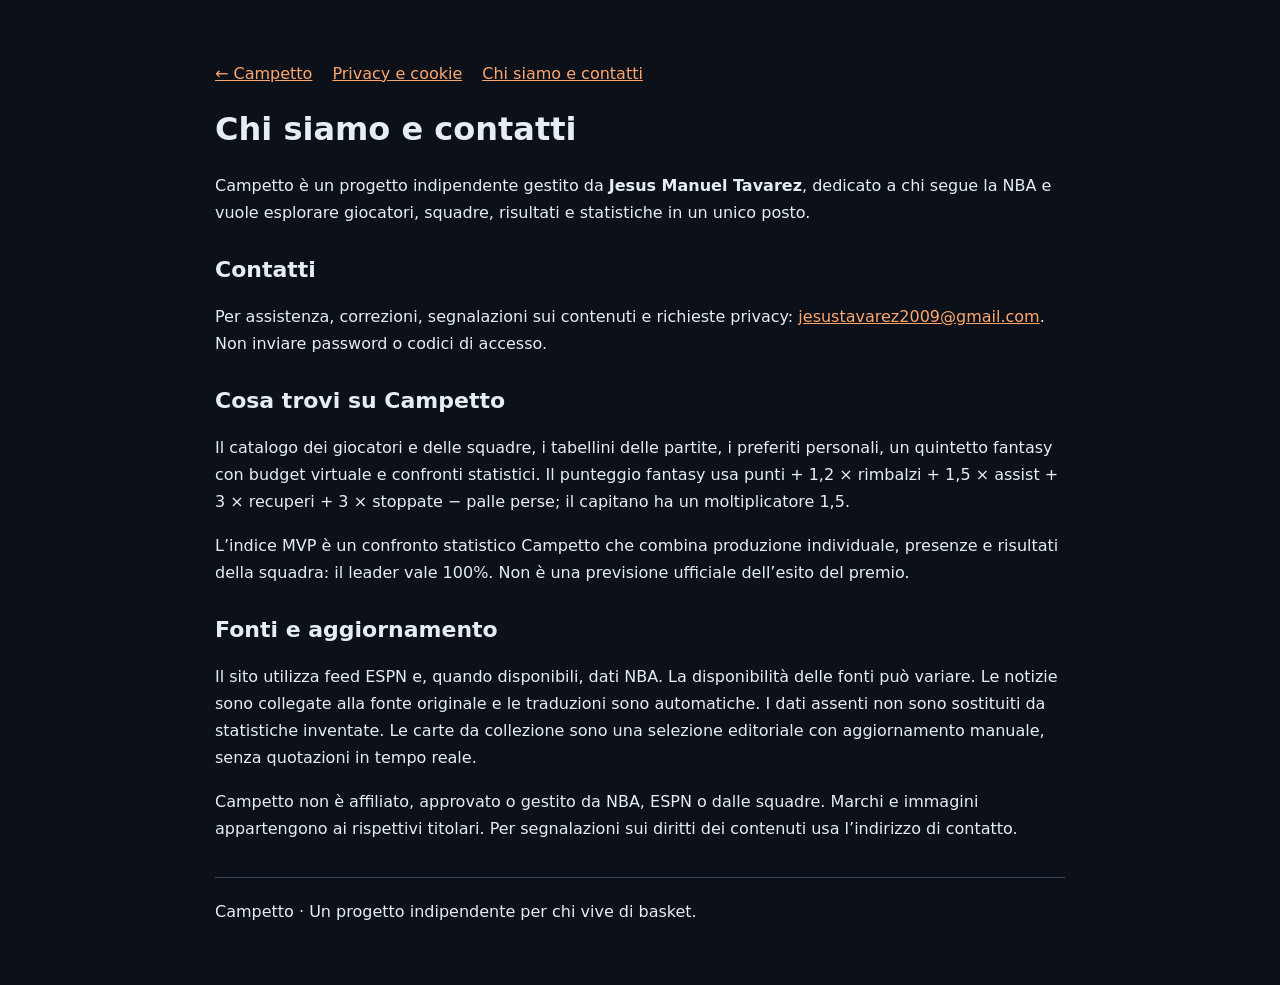
<file: contatti.html>
<!doctype html><html lang="it"><head><meta charset="utf-8"><meta name="viewport" content="width=device-width,initial-scale=1"><meta name="google-adsense-account" content="ca-pub-2096242776990164"><title>Chi siamo e contatti · Campetto</title><style>body{margin:0;background:#0c1119;color:#e6edf5;font:16px/1.7 system-ui,sans-serif}main{max-width:850px;margin:35px auto;padding:25px}a{color:#ffa66b}h1,h2{line-height:1.3}h2{margin-top:30px;font-size:22px}nav{display:flex;gap:20px;flex-wrap:wrap}.note{padding:16px;background:#172431;border-radius:10px}footer{margin-top:35px;border-top:1px solid #354757;padding-top:20px}</style></head><body><main><nav><a href="/">← Campetto</a><a href="privacy.html">Privacy e cookie</a><a href="contatti.html">Chi siamo e contatti</a></nav><h1>Chi siamo e contatti</h1><p>Campetto è un progetto indipendente gestito da <strong>Jesus Manuel Tavarez</strong>, dedicato a chi segue la NBA e vuole esplorare giocatori, squadre, risultati e statistiche in un unico posto.</p><h2>Contatti</h2><p>Per assistenza, correzioni, segnalazioni sui contenuti e richieste privacy: <a href="mailto:jesustavarez2009@gmail.com">jesustavarez2009@gmail.com</a>. Non inviare password o codici di accesso.</p><h2>Cosa trovi su Campetto</h2><p>Il catalogo dei giocatori e delle squadre, i tabellini delle partite, i preferiti personali, un quintetto fantasy con budget virtuale e confronti statistici. Il punteggio fantasy usa punti + 1,2 × rimbalzi + 1,5 × assist + 3 × recuperi + 3 × stoppate − palle perse; il capitano ha un moltiplicatore 1,5.</p><p>L’indice MVP è un confronto statistico Campetto che combina produzione individuale, presenze e risultati della squadra: il leader vale 100%. Non è una previsione ufficiale dell’esito del premio.</p><h2>Fonti e aggiornamento</h2><p>Il sito utilizza feed ESPN e, quando disponibili, dati NBA. La disponibilità delle fonti può variare. Le notizie sono collegate alla fonte originale e le traduzioni sono automatiche. I dati assenti non sono sostituiti da statistiche inventate. Le carte da collezione sono una selezione editoriale con aggiornamento manuale, senza quotazioni in tempo reale.</p><p>Campetto non è affiliato, approvato o gestito da NBA, ESPN o dalle squadre. Marchi e immagini appartengono ai rispettivi titolari. Per segnalazioni sui diritti dei contenuti usa l’indirizzo di contatto.</p><footer>Campetto · Un progetto indipendente per chi vive di basket.</footer></main></body></html>
</file>
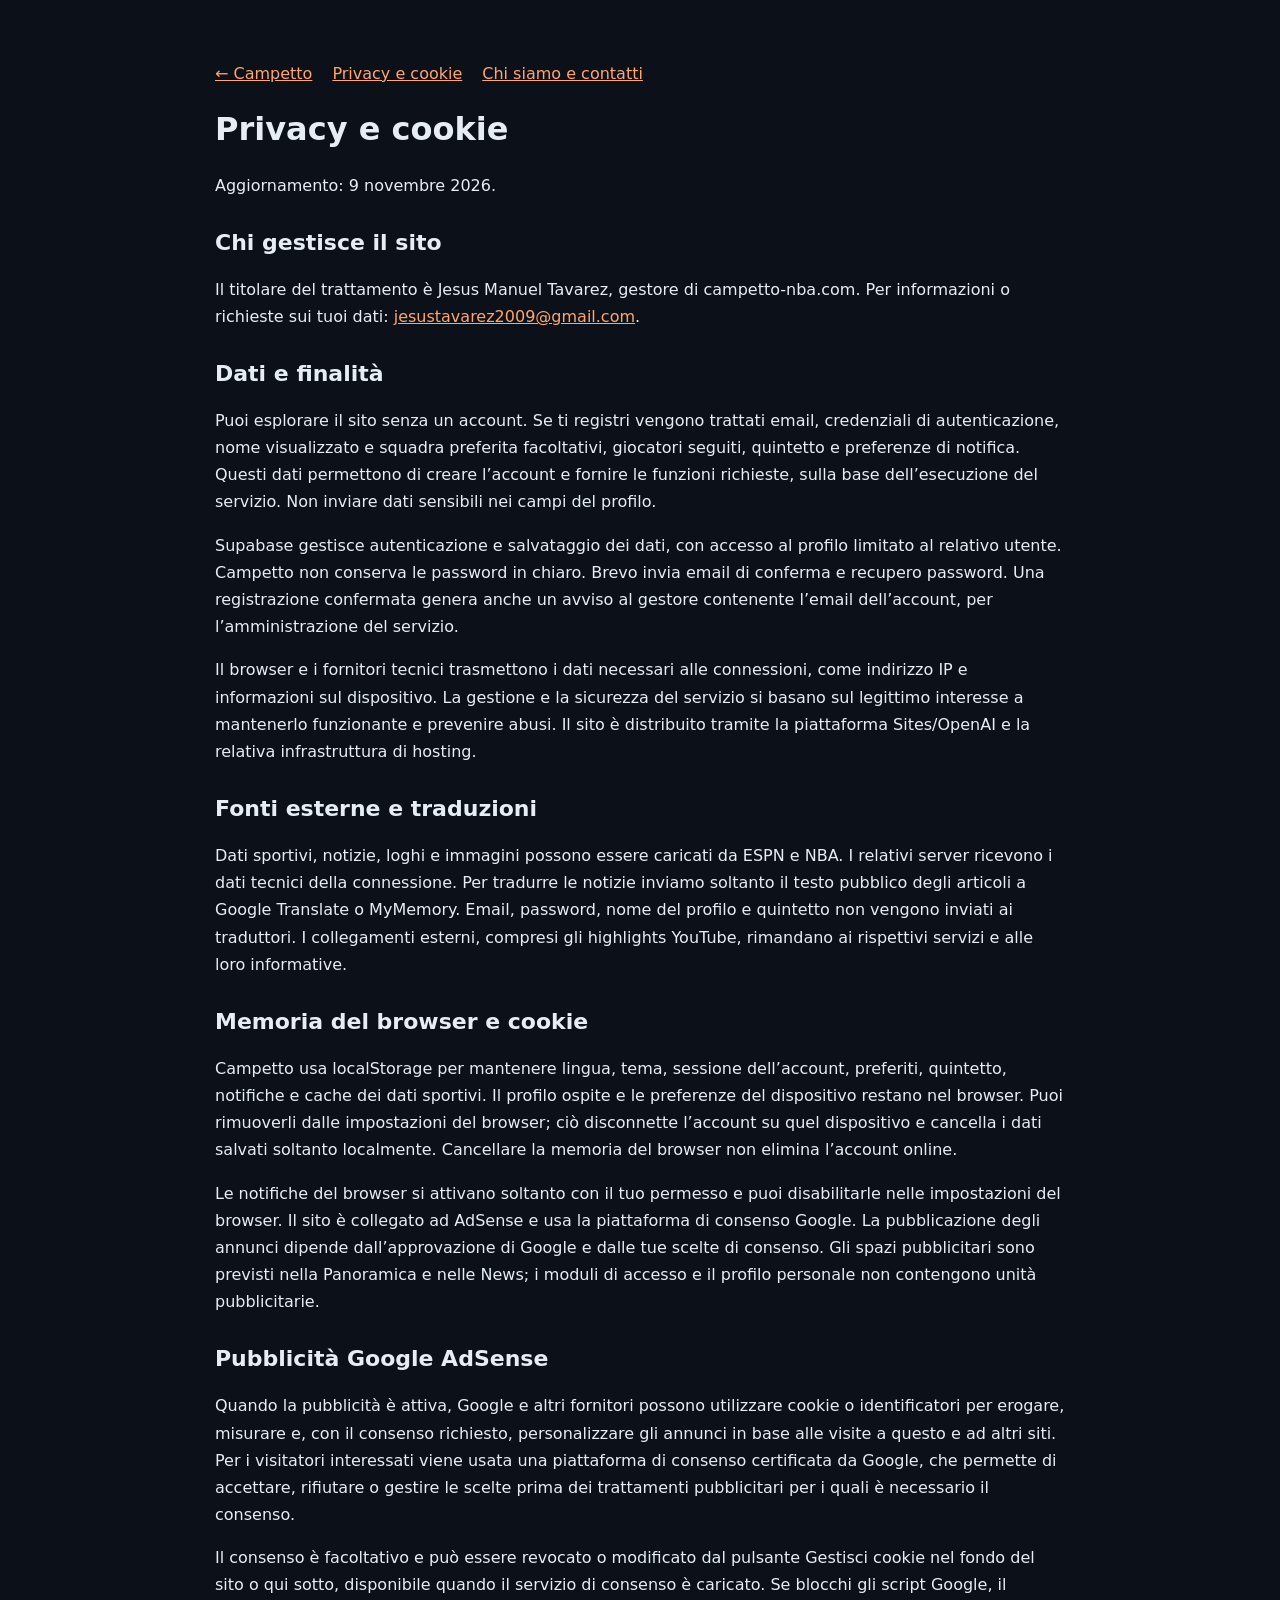
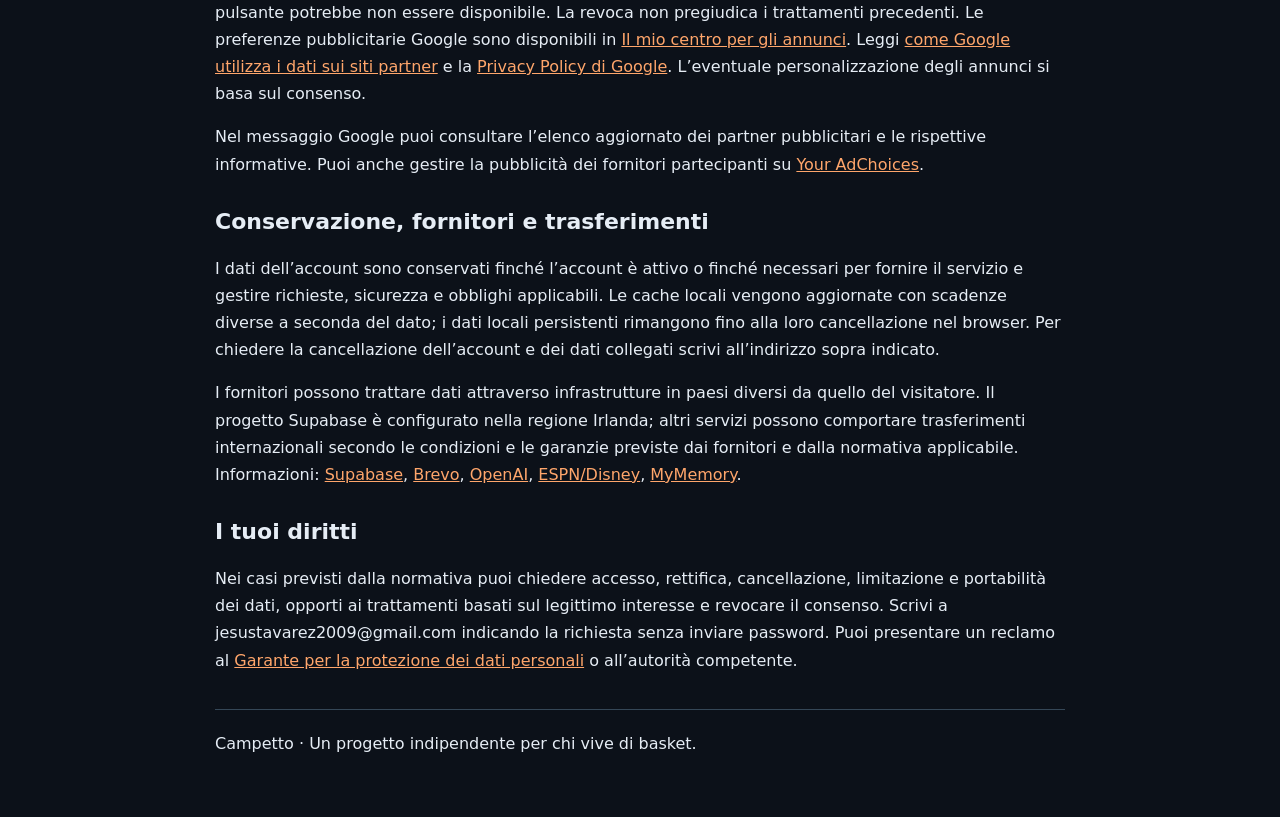
<file: privacy.html>
<!doctype html><html lang="it"><head><meta charset="utf-8"><meta name="viewport" content="width=device-width,initial-scale=1"><meta name="google-adsense-account" content="ca-pub-2096242776990164"><title>Privacy e cookie · Campetto</title><style>body{margin:0;background:#0c1119;color:#e6edf5;font:16px/1.7 system-ui,sans-serif}main{max-width:850px;margin:35px auto;padding:25px}a{color:#ffa66b}h1,h2{line-height:1.3}h2{margin-top:30px;font-size:22px}nav{display:flex;gap:20px;flex-wrap:wrap}.note{padding:16px;background:#172431;border-radius:10px}footer{margin-top:35px;border-top:1px solid #354757;padding-top:20px}</style><script async src="https://pagead2.googlesyndication.com/pagead/js/adsbygoogle.js?client=ca-pub-2096242776990164" crossorigin="anonymous"></script></head><body><main><nav><a href="/">← Campetto</a><a href="privacy.html">Privacy e cookie</a><a href="contatti.html">Chi siamo e contatti</a></nav><h1>Privacy e cookie</h1><p>Aggiornamento: 9 novembre 2026.</p>
<h2>Chi gestisce il sito</h2><p>Il titolare del trattamento è Jesus Manuel Tavarez, gestore di campetto-nba.com. Per informazioni o richieste sui tuoi dati: <a href="mailto:jesustavarez2009@gmail.com">jesustavarez2009@gmail.com</a>.</p>
<h2>Dati e finalità</h2><p>Puoi esplorare il sito senza un account. Se ti registri vengono trattati email, credenziali di autenticazione, nome visualizzato e squadra preferita facoltativi, giocatori seguiti, quintetto e preferenze di notifica. Questi dati permettono di creare l’account e fornire le funzioni richieste, sulla base dell’esecuzione del servizio. Non inviare dati sensibili nei campi del profilo.</p><p>Supabase gestisce autenticazione e salvataggio dei dati, con accesso al profilo limitato al relativo utente. Campetto non conserva le password in chiaro. Brevo invia email di conferma e recupero password. Una registrazione confermata genera anche un avviso al gestore contenente l’email dell’account, per l’amministrazione del servizio.</p><p>Il browser e i fornitori tecnici trasmettono i dati necessari alle connessioni, come indirizzo IP e informazioni sul dispositivo. La gestione e la sicurezza del servizio si basano sul legittimo interesse a mantenerlo funzionante e prevenire abusi. Il sito è distribuito tramite la piattaforma Sites/OpenAI e la relativa infrastruttura di hosting.</p>
<h2>Fonti esterne e traduzioni</h2><p>Dati sportivi, notizie, loghi e immagini possono essere caricati da ESPN e NBA. I relativi server ricevono i dati tecnici della connessione. Per tradurre le notizie inviamo soltanto il testo pubblico degli articoli a Google Translate o MyMemory. Email, password, nome del profilo e quintetto non vengono inviati ai traduttori. I collegamenti esterni, compresi gli highlights YouTube, rimandano ai rispettivi servizi e alle loro informative.</p>
<h2 id="cookie">Memoria del browser e cookie</h2><p>Campetto usa localStorage per mantenere lingua, tema, sessione dell’account, preferiti, quintetto, notifiche e cache dei dati sportivi. Il profilo ospite e le preferenze del dispositivo restano nel browser. Puoi rimuoverli dalle impostazioni del browser; ciò disconnette l’account su quel dispositivo e cancella i dati salvati soltanto localmente. Cancellare la memoria del browser non elimina l’account online.</p><p>Le notifiche del browser si attivano soltanto con il tuo permesso e puoi disabilitarle nelle impostazioni del browser. Il sito è collegato ad AdSense e usa la piattaforma di consenso Google. La pubblicazione degli annunci dipende dall’approvazione di Google e dalle tue scelte di consenso. Gli spazi pubblicitari sono previsti nella Panoramica e nelle News; i moduli di accesso e il profilo personale non contengono unità pubblicitarie.</p>
<h2>Pubblicità Google AdSense</h2><p>Quando la pubblicità è attiva, Google e altri fornitori possono utilizzare cookie o identificatori per erogare, misurare e, con il consenso richiesto, personalizzare gli annunci in base alle visite a questo e ad altri siti. Per i visitatori interessati viene usata una piattaforma di consenso certificata da Google, che permette di accettare, rifiutare o gestire le scelte prima dei trattamenti pubblicitari per i quali è necessario il consenso.</p><p>Il consenso è facoltativo e può essere revocato o modificato dal pulsante Gestisci cookie nel fondo del sito o qui sotto, disponibile quando il servizio di consenso è caricato. Se blocchi gli script Google, il pulsante potrebbe non essere disponibile. La revoca non pregiudica i trattamenti precedenti. Le preferenze pubblicitarie Google sono disponibili in <a href="https://myadcenter.google.com/" rel="noreferrer">Il mio centro per gli annunci</a>. Leggi <a href="https://business.safety.google/privacy/" rel="noreferrer">come Google utilizza i dati sui siti partner</a> e la <a href="https://policies.google.com/privacy" rel="noreferrer">Privacy Policy di Google</a>. L’eventuale personalizzazione degli annunci si basa sul consenso.</p>
<p><button type="button" data-cookie-settings hidden>Gestisci cookie</button></p><p>Nel messaggio Google puoi consultare l’elenco aggiornato dei partner pubblicitari e le rispettive informative. Puoi anche gestire la pubblicità dei fornitori partecipanti su <a href="https://www.aboutads.info/choices/">Your AdChoices</a>.</p><h2>Conservazione, fornitori e trasferimenti</h2><p>I dati dell’account sono conservati finché l’account è attivo o finché necessari per fornire il servizio e gestire richieste, sicurezza e obblighi applicabili. Le cache locali vengono aggiornate con scadenze diverse a seconda del dato; i dati locali persistenti rimangono fino alla loro cancellazione nel browser. Per chiedere la cancellazione dell’account e dei dati collegati scrivi all’indirizzo sopra indicato.</p><p>I fornitori possono trattare dati attraverso infrastrutture in paesi diversi da quello del visitatore. Il progetto Supabase è configurato nella regione Irlanda; altri servizi possono comportare trasferimenti internazionali secondo le condizioni e le garanzie previste dai fornitori e dalla normativa applicabile. Informazioni: <a href="https://supabase.com/privacy">Supabase</a>, <a href="https://www.brevo.com/legal/privacypolicy/">Brevo</a>, <a href="https://openai.com/policies/privacy-policy/">OpenAI</a>, <a href="https://privacy.thewaltdisneycompany.com/">ESPN/Disney</a>, <a href="https://mymemory.translated.net/doc/en/terms-of-service">MyMemory</a>.</p>
<h2>I tuoi diritti</h2><p>Nei casi previsti dalla normativa puoi chiedere accesso, rettifica, cancellazione, limitazione e portabilità dei dati, opporti ai trattamenti basati sul legittimo interesse e revocare il consenso. Scrivi a jesustavarez2009@gmail.com indicando la richiesta senza inviare password. Puoi presentare un reclamo al <a href="https://www.garanteprivacy.it/">Garante per la protezione dei dati personali</a> o all’autorità competente.</p><footer>Campetto · Un progetto indipendente per chi vive di basket.</footer></main><script src="campetto-ads.js"></script></body></html>
</file>
